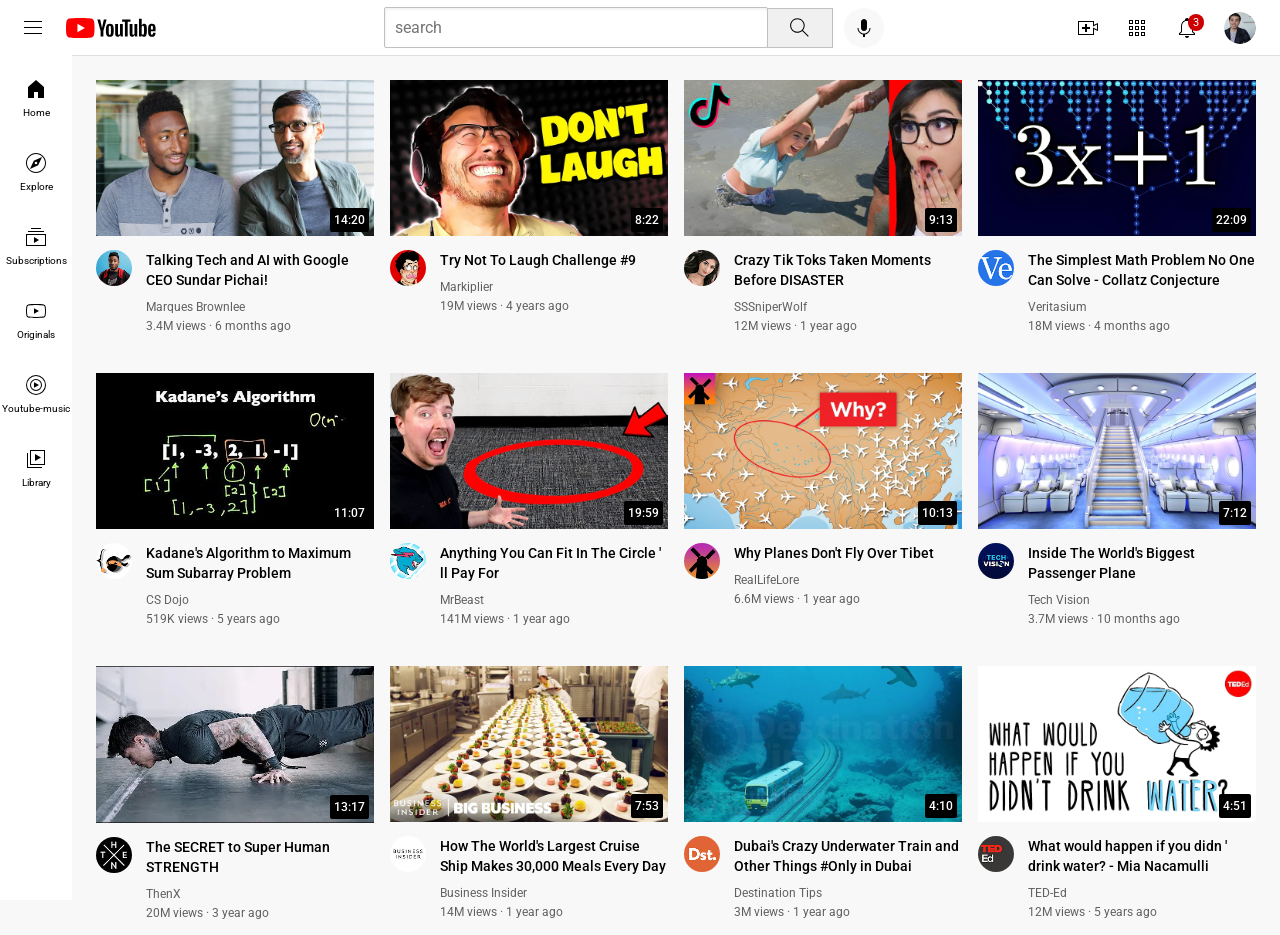
<file: html and css/index.html>
<!DOCTYPE html>
 <html>
  <head>
    <title>youtube.com clone</title>
    <link rel="preconnect" href="https://fonts.googleapis.com">
    <link rel="preconnect" href="https://fonts.gstatic.com" crossorigin>
    <link href="https://fonts.googleapis.com/css2?family=Roboto:ital,wght@0,100..900;1,100..900&display=swap" rel="stylesheet">

    <link rel="stylesheet" href="styles/general.css">
    <link rel="stylesheet" href="styles/video.css">
    <link rel="stylesheet" href="styles/header.css">
    <link rel="stylesheet" href="styles/sidebar.css"> 
  </head>
  <body>
    <div class="header">
      <div class="left-section">
        <img class="hamburger-menu" src="icon/hamburger-menu.svg">
        <img class="youtube-logo" src="icon/youtube-logo.svg">
      </div>
      <div class="middle-section">
        <input class="search-bar" type="text" placeholder="search">
        <button class="search-button">
          <img class="search-icon" src="icon/search.svg">
          <div class="tooltip">Search</div>
        </button>
        <button class="voice-search-button">
          <img class="voice-search-icon" src="icon/voice-search-icon.svg">
          <div class="tooltip">Search with your voice</div>
        </button>
      </div>
      <div class="right-section">
        <div class="upload-icon-button">
          <img class="upload-icon" src="icon/upload.svg">
          <div class="tooltip">create</div>
        </div>
        <div class="youtube-apps-button">
          <img class="youtube-apps-icon" src="icon/youtube-apps.svg">
          <div class="tooltip">youtube apps</div>
        </div>
        
        
        <div class="notification-icon-container">
          <img class="notification-icon" src="icon/notifications.svg">
          <div class="notification-counter">3</div>
          <div class="tooltip">Notification</div>
        </div>       
        <img class="current-user-picture" src="channel-profile/my-channel.jpeg">
      </div>     
    </div>   

    <div class="sidebar">
      <div class="sidebar-link">
        <img src="sidebar-icon/home.svg">
        <div>Home</div>
      </div>
      <div class="sidebar-link">
        <img src="sidebar-icon/explore.svg">
        <div>Explore</div>
      </div>
      <div class="sidebar-link">
        <img src="sidebar-icon/subscriptions.svg">
        <div>Subscriptions</div>
      </div>
      <div class="sidebar-link">
        <img src="sidebar-icon/originals.svg">
        <div>Originals</div>
      </div>
      <div class="sidebar-link">
        <img src="sidebar-icon/youtube-music.svg">
        <div>Youtube-music</div>
      </div>
      <div class="sidebar-link">
        <img src="sidebar-icon/library.svg">
        <div>Library</div>
      </div>
    </div>

    <div class="video-grid">
       <div class="video-preview">
        <div class="thumbnail-row">
          <a href="https://www.youtube.com/watch?v=n2RNcPRtAiY"><img class="thumbnail" src="thumbnail/thumbnail-1.webp"></a>         
          <div class="video-time">14:20</div>
        </div>
        <div class="video-info-grid"> 
          <div class="channel-picture">
            <a href="https://www.youtube.com/c/mkbhd"><img class="profile-picture" src="channel-profile/channel-1.jpeg"></a>
            
          </div>
          <div class="video-info">
            <a href="https://www.youtube.com/watch?v=n2RNcPRtAiY"><p class="video-title">Talking Tech and AI with Google CEO Sundar Pichai!</p></a>
            
            <p class="video-author">Marques Brownlee</p>
            <p class="video-stats">3.4M views &#183; 6 months ago</p>
          </div>
        </div>
      </div>

      <div class="video-preview">
        <div class="thumbnail-row">
          <a href="https://www.youtube.com/watch?v=mP0RAo9SKZk"><img class="thumbnail" src="thumbnail/thumbnail-2.webp"></a>
          <div class="video-time">8:22</div>
        </div>
        <div class="video-info-grid">
          <div class="channel-picture">
            <a href="https://www.youtube.com/c/markiplier"><img class="profile-picture" src="channel-profile/channel-2.jpeg"></a>
            
          </div>
          <div class="video-info">
            <a href="https://www.youtube.com/watch?v=mP0RAo9SKZk"><p class="video-title">Try Not To Laugh Challenge #9</p></a>
            
            <p class="video-author">Markiplier</p>
            <p class="video-stats">19M views &#183; 4 years ago</p>
          </div>
        </div>
      </div>

      <div class="video-preview">
        <div class="thumbnail-row">
          <a href="https://www.youtube.com/watch?v=FgjPQQeTh1w"><img class="thumbnail" src="thumbnail/thumbnail-3.webp"></a>
          
          <div class="video-time">9:13</div>
        </div>
        <div class="video-info-grid"> 
          <div class="channel-picture">
            <a href="https://www.youtube.com/user/SSSniperWolf"><img class="profile-picture" src="channel-profile/channel-3.jpeg"></a>
            
          </div>
          <div class="video-info">
            <a href="https://www.youtube.com/watch?v=FgjPQQeTh1w"><p class="video-title">Crazy Tik Toks Taken Moments Before DISASTER</p></a>
            
            <p class="video-author">SSSniperWolf</p>
            <p class="video-stats">12M views &#183; 1 year ago</p>
          </div>
        </div>
      </div>

      <div class="video-preview">
        <div class="thumbnail-row">
          <a href="https://www.youtube.com/watch?v=094y1Z2wpJg"> <img class="thumbnail" src="thumbnail/thumbnail-4.webp"></a>
         
          <div class="video-time">22:09</div>
        </div>
        <div class="video-info-grid">
          <div class="channel-picture">
            <a href="https://www.youtube.com/c/veritasium"><img class="profile-picture" src="channel-profile/channel-4.jpeg"></a>
            
          </div>
          <div class="video-info">
            <a href="https://www.youtube.com/watch?v=094y1Z2wpJg"><p class="video-title">The Simplest Math Problem No One Can Solve - Collatz Conjecture</p></a>
            
            <p class="video-author">Veritasium</p>
            <p class="video-stats">18M views &#183; 4 months ago</p>
          </div>
        </div>
      </div>

      <div class="video-preview">
        <div class="thumbnail-row">
          <a href="https://www.youtube.com/watch?v=86CQq3pKSUw"><img class="thumbnail" src="thumbnail/thumbnail-5.webp"></a>
          
          <div class="video-time">11:07</div>
        </div>
        <div class="video-info-grid"> 
          <div class="channel-picture">
            <a href="https://www.youtube.com/c/CSDojo"><img class="profile-picture" src="channel-profile/channel-5.jpeg"></a>
            
          </div>
          <div class="video-info">
            <a href="https://www.youtube.com/watch?v=86CQq3pKSUw"><p class="video-title">Kadane's Algorithm to Maximum Sum Subarray Problem</p></a>
            
            <p class="video-author">CS Dojo</p>
            <p class="video-stats">519K views &#183; 5 years ago</p>
          </div>
        </div>
      </div>

      <div class="video-preview">
        <div class="thumbnail-row">
          <a href="https://www.youtube.com/watch?v=yXWw0_UfSFg"><img class="thumbnail" src="thumbnail/thumbnail-6.webp"></a>
          
          <div class="video-time">19:59</div>
        </div>
        <div class="video-info-grid">
          <div class="channel-picture">
            <a href="https://www.youtube.com/channel/UCX6OQ3DkcsbYNE6H8uQQuVA"><img class="profile-picture" src="channel-profile/channel-6.jpeg"></a>
            
          </div>
          <div class="video-info">
            <a href="https://www.youtube.com/watch?v=yXWw0_UfSFg"><p class="video-title">Anything You Can Fit In The Circle &#39; ll Pay For</p></a>
            
            <p class="video-author">MrBeast</p>
            <p class="video-stats">141M views &#183; 1 year ago</p>
          </div>
        </div>
      </div>

      <div class="video-preview">
        <div class="thumbnail-row">
          <a href="https://www.youtube.com/watch?v=fNVa1qMbF9Y"><img class="thumbnail" src="thumbnail/thumbnail-7.webp"></a>
          
          <div class="video-time">10:13</div>
        </div>
        <div class="video-info-grid"> 
          <div class="channel-picture">
            <a href="https://www.youtube.com/channel/UCP5tjEmvPItGyLhmjdwP7Ww"><img class="profile-picture" src="channel-profile/channel-7.jpeg"></a>
            
          </div>
          <div class="video-info">
            <a href="https://www.youtube.com/watch?v=fNVa1qMbF9Y"><p class="video-title">Why Planes Don't Fly Over Tibet</p></a>
            
            <p class="video-author">RealLifeLore</p>
            <p class="video-stats">6.6M views &#183; 1 year ago</p>
          </div>
        </div>
      </div>

      <div class="video-preview">
        <div class="thumbnail-row">
          <a href="https://www.youtube.com/watch?v=lFm4EM1juls"><img class="thumbnail" src="thumbnail/thumbnail-8.webp"></a>
          
          <div class="video-time">7:12</div>
        </div>
        <div class="video-info-grid">
          <div class="channel-picture">
            <a href="https://www.youtube.com/channel/UCHAK6CyegY22Zj2GWrcaIxg"><img class="profile-picture" src="channel-profile/channel-8.jpeg"></a>
            
          </div>
          <div class="video-info">
            <a href="https://www.youtube.com/watch?v=lFm4EM1juls"><p class="video-title">Inside The World's Biggest Passenger Plane</p></a>
            
            <p class="video-author">Tech Vision</p>
            <p class="video-stats">3.7M views &#183; 10 months ago </p>
          </div>
        </div>
      </div>

      <div class="video-preview">
        <div class="thumbnail-row">
          <a href="https://www.youtube.com/watch?v=ixmxOlcrlUc"><img class="thumbnail" src="thumbnail/thumbnail-9.webp"></a>
          
          <div class="video-time">13:17</div>
        </div>
        <div class="video-info-grid"> 
          <div class="channel-picture">
            <a href="https://www.youtube.com/c/OFFICIALTHENXSTUDIOS"><img class="profile-picture" src="channel-profile/channel-9.jpeg"></a>
            
          </div>
          <div class="video-info">
            <a href="https://www.youtube.com/watch?v=ixmxOlcrlUc"><p class="video-title">The SECRET to Super Human STRENGTH</p></a>
            
            <p class="video-author">ThenX</p>
            <p class="video-stats">20M views &#183; 3 year ago</p>
          </div>
        </div>
      </div>

      <div class="video-preview">
        <div class="thumbnail-row">
          <a href="https://www.youtube.com/watch?v=R2vXbFp5C9o"><img class="thumbnail" src="thumbnail/thumbnail-10.webp"></a>
          
          <div class="video-time">7:53</div>
        </div>
        <div class="video-info-grid">
          <div class="channel-picture">
            <a href="https://www.youtube.com/user/businessinsider"><img class="profile-picture" src="channel-profile/channel-10.jpeg"></a>
            
          </div>
          <div class="video-info">
            <a href="https://www.youtube.com/watch?v=R2vXbFp5C9o"><p class="video-title">How The World's Largest Cruise Ship Makes 30,000 Meals Every Day</p></a>
            
            <p class="video-author">Business Insider</p>
            <p class="video-stats">14M views &#183; 1 year ago</p>
          </div>
        </div>
      </div>

      <div class="video-preview">
        <div class="thumbnail-row">
          <a href="https://www.youtube.com/watch?v=0nZuYyXET3s"><img class="thumbnail" src="thumbnail/thumbnail-11.webp"></a>
          
          <div class="video-time">4:10</div>
        </div>
        <div class="video-info-grid"> 
          <div class="channel-picture">
            <a href="https://www.youtube.com/c/Destinationtips"><img class="profile-picture" src="channel-profile/channel-11.jpeg"></a>
            
          </div>
          <div class="video-info">
            <a href="https://www.youtube.com/watch?v=0nZuYyXET3s"><p class="video-title">Dubai's Crazy Underwater Train and Other Things #Only in Dubai</p></a>
            
            <p class="video-author">Destination Tips</p>
            <p class="video-stats">3M views &#183; 1 year ago</p>
          </div>
        </div>
      </div>

      <div class="video-preview">
        <div class="thumbnail-row">
          <a href="https://www.youtube.com/watch?v=9iMGFqMmUFs"><img class="thumbnail" src="thumbnail/thumbnail-12.webp"></a>
          
          <div class="video-time">4:51</div>
        </div>
        <div class="video-info-grid">
          <div class="channel-picture">
            <a href="https://www.youtube.com/teded"><img class="profile-picture" src="channel-profile/channel-12.jpeg"></a>
            
          </div>
          <div class="video-info">
            <a href="https://www.youtube.com/watch?v=9iMGFqMmUFs"><p class="video-title">What would happen if you didn &#39; drink water? - Mia Nacamulli</p></a>
            
            <p class="video-author">TED-Ed</p>
            <p class="video-stats">12M views &#183; 5 years ago</p>
          </div>
        </div>
      </div>  

    </div>
  </body>
 </html>
</file>
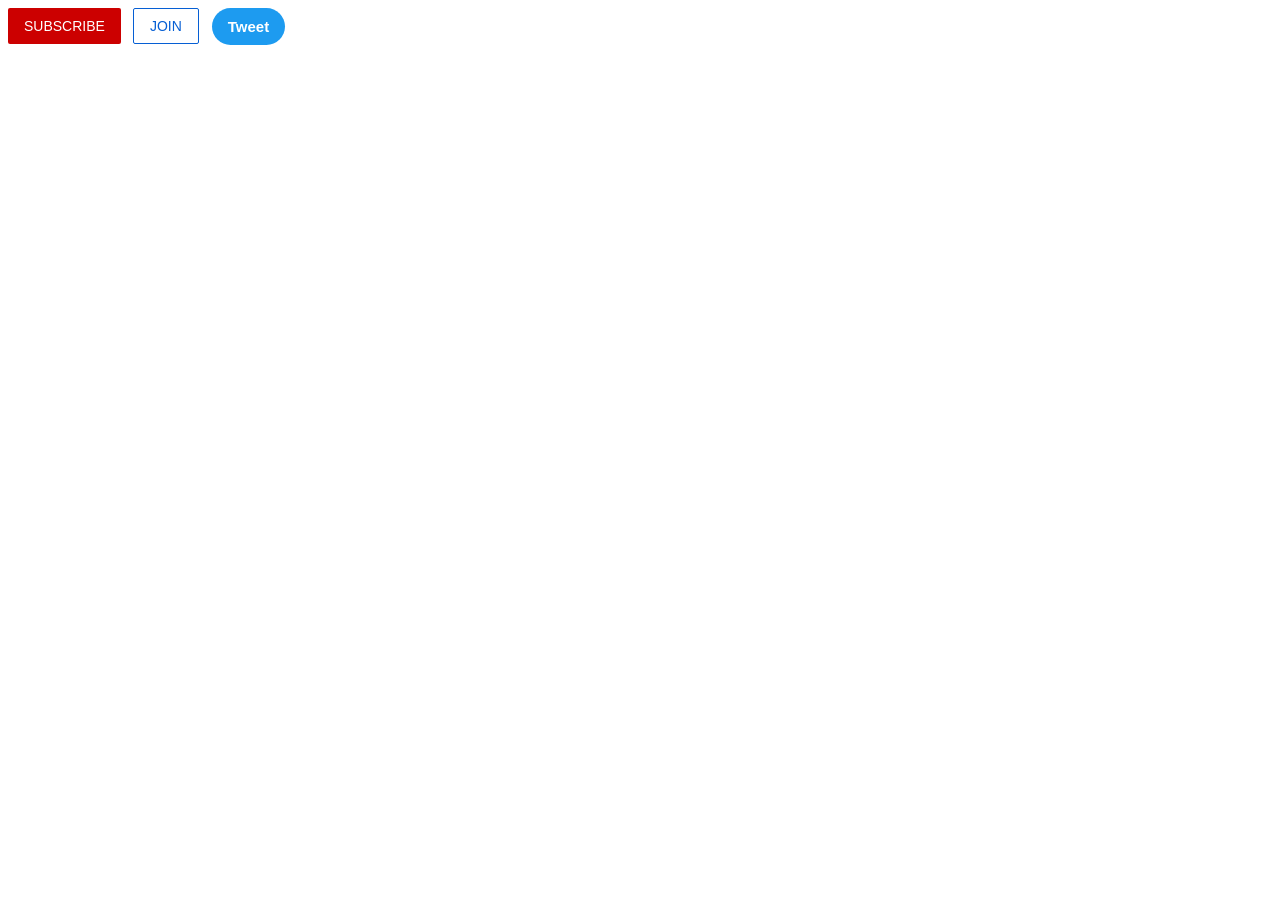
<file: html and css/intro-to-html/buttons.html>
<!DOCTYPE html>
<html>
  <head>
    <title>
      button
    </title>
    <link rel="stylesheet" href="styles/button.css">
  </head>
  <body>
    <button class="subscribe-button">
      SUBSCRIBE
    </button>

    <button class="join-button">
      JOIN
    </button>

    <button class="tweet-button">
      Tweet
    </button>
</body>
  
</html>
</file>
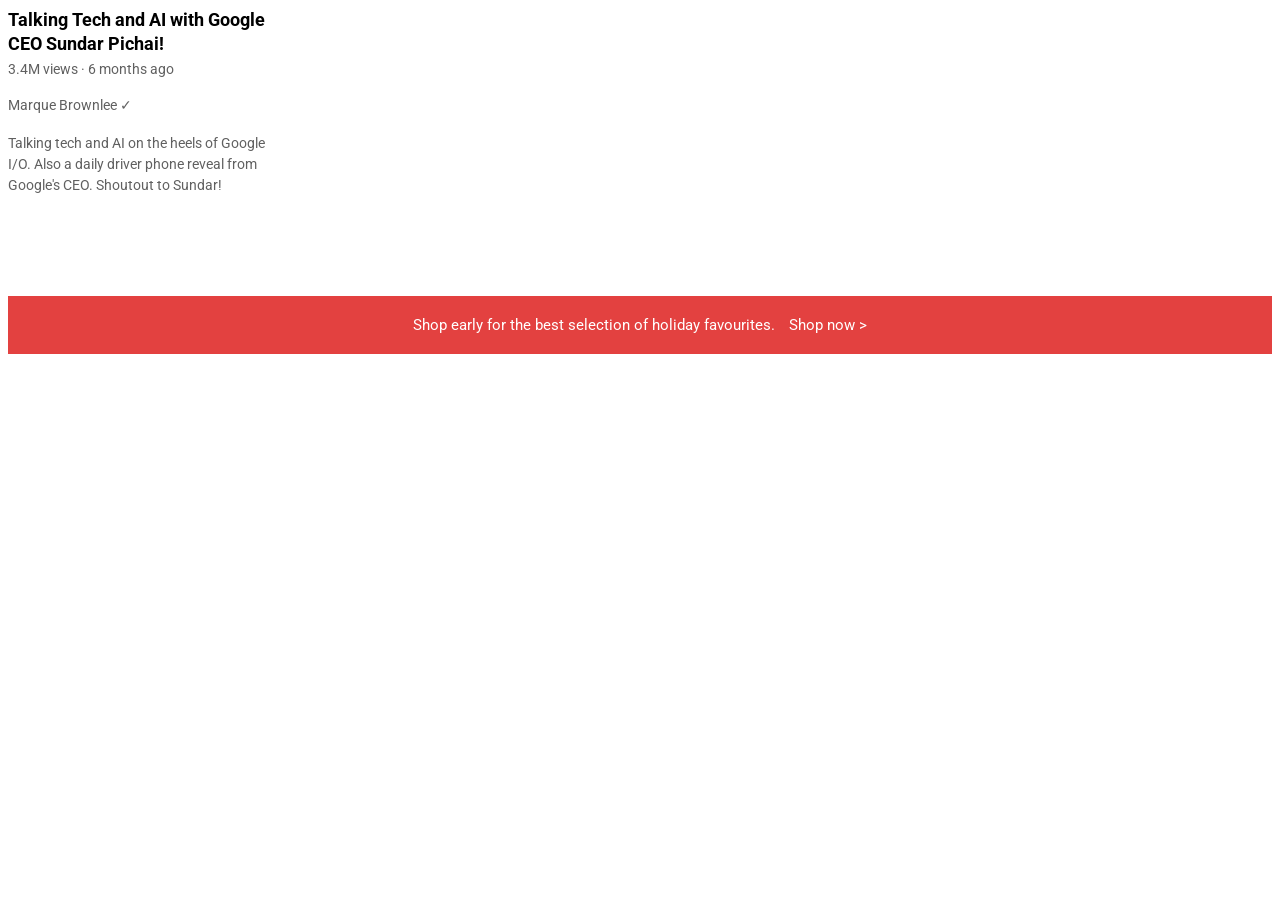
<file: html and css/intro-to-html/text.html>
<!DOCTYPE html>
<head>
  <title>TEXT</title>
  <link rel="stylesheet" href="text.css">

  <link rel="preconnect" href="https://fonts.googleapis.com">
  <link rel="preconnect" href="https://fonts.gstatic.com" crossorigin>
  <link href="https://fonts.googleapis.com/css2?family=Roboto:ital,wght@0,100..900;1,100..900&display=swap" rel="stylesheet">

</head>
<body>
  <p class="text-paragraph">
  Talking Tech and AI with Google CEO Sundar Pichai!
  </p>

  <p class="video-stats">
    3.4M views &#183; 6 months ago
  </p>

  <p class="video-check">
    Marque Brownlee &#10003;
  </p>

  <p class="video-subtitles">
    Talking tech and AI on the heels of Google I/O. Also a daily driver phone reveal from Google's CEO. Shoutout to Sundar!
  </p>

  <p class="video-last">
    Shop early for the best selection of holiday favourites. <span class="example">Shop now &#62;</span>
  </p>
</body>
</file>
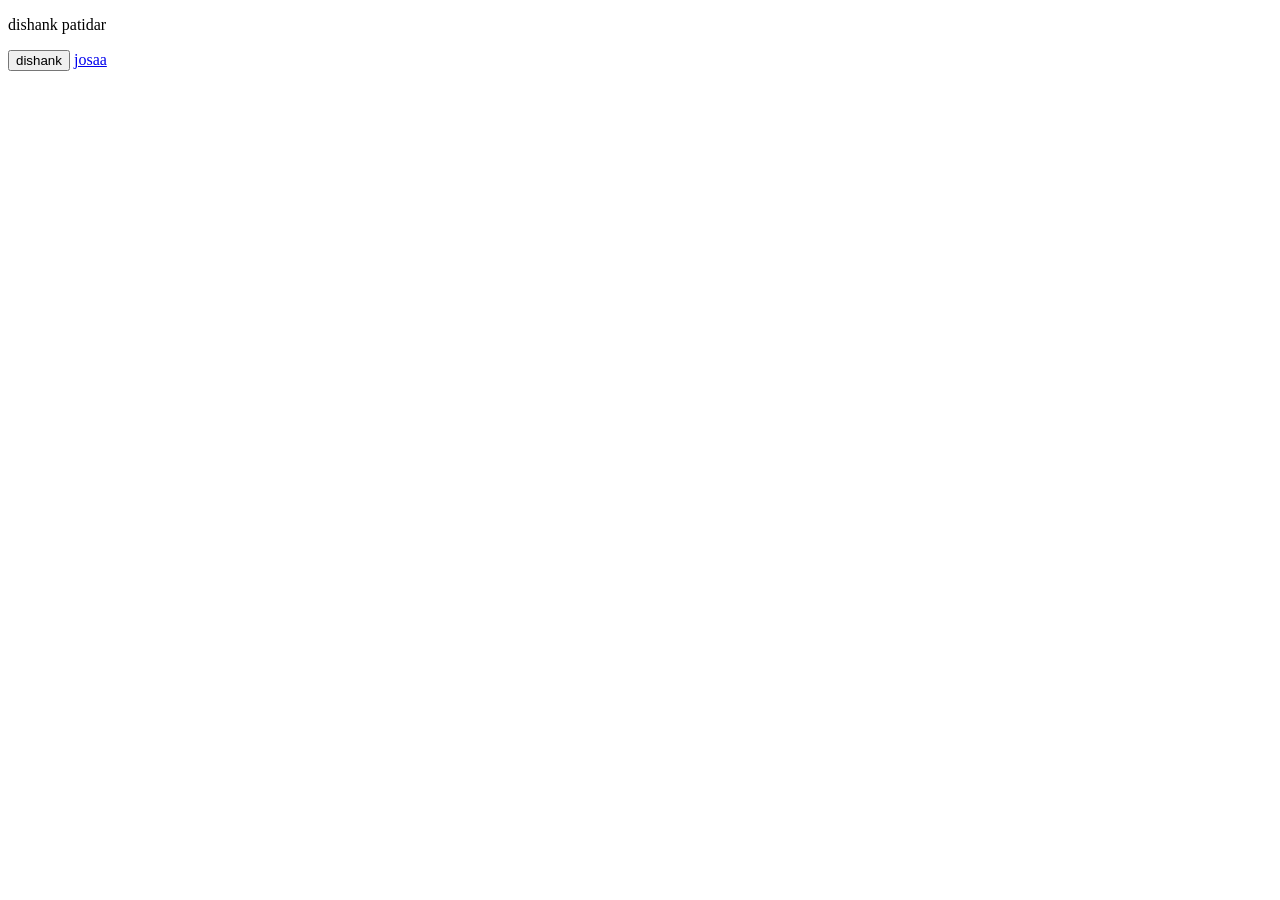
<file: html and css/intro-to-html/website.html>
<!DOCTYPE html>


<html>


  <head>

    <title>
      first website
    </title>

  </head>


  <body>

    <p>
      dishank patidar
    </p>

    <button>
      dishank
    </button>

    <a href="https://josaa.nic.in/">
      josaa
    </a>

  </body>


</html>
</file>
<file: html and css/styles/general.css>
p{
  font-family:Roboto,arial;
  margin-top: 0px;
  margin-bottom: 0px;
  }
 body{
  margin:0px;
  padding:80px 24px 15px 96px;
  background-color:rgb(248, 248, 248);
  
}
a{
  text-decoration: none;
  color:black;
}
</file>
<file: html and css/styles/video.css>
.thumbnail{
   width:100%;
  } 
 .thumbnail-row{
    margin-bottom:10px;
    position:relative;
     }
 .video-title{
        
   font-size:14px;
   font-weight:500;
   line-height:20px;
  margin-bottom:10px;
    }
     
.channel-picture{
   vertical-align: top;
    }

 .profile-picture{
    width:36px;
    border-radius:50px;
      }
.video-author{
       
   font-size: 12px;
   color:rgb(96,96,96);
   margin-bottom: 5px;
      }
.video-stats{
        
   font-size: 12px;
   color:rgb(96, 96, 96);
      }
.video-info-grid{
   display:grid;
  grid-template-columns: 50px 1fr;
      }
.video-grid{
   display:grid;
   column-gap: 16px;
   row-gap:40px;
      } 

@media(max-width:750px){
   .video-grid{
      grid-template-columns: 1fr 1fr;
   }
}
@media(min-width:751px) and (max-width:999px){
   .video-grid{grid-template-columns: 1fr 1fr 1fr;}
}
   
   
@media(min-width:1000px){
   .video-grid{
      grid-template-columns: 1fr 1fr 1fr 1fr;
   }
}

.video-time{
   font-family:roboto,arial;
   font-size:12px;
   font-weight:500;
   padding-left:4px;
   padding-right:4px;
   padding-top:5px;
   padding-bottom:5px;
   border-radius: 2px;
   position:absolute;
   background-color:black;
   color:white;
   bottom:8px;
   right:5px;
}
</file>
<file: html and css/styles/header.css>
.header{
  background-color: white;
  height:55px;
  display:flex;
  flex-direction: row;
  justify-content: space-between;
  position:fixed;
  top:0;
  right:0;
  left:0;
  border-bottom-width: 1px;
  border-bottom-style: solid;
  border-bottom-color:rgb(222, 222, 222) ;
  z-index:100;
  
}
.left-section{
 
  display:flex;
  align-items:center;

}
.hamburger-menu{
  height:24px;
  margin-left:21px;
  margin-right:21px;
}
.youtube-logo{
  height:20px;
}

.middle-section{
  
  flex:1;
  margin-left:70px;
  margin-right:35px;
  max-width: 500px;
  display:flex;
  align-items:center;
}

.search-bar{
  flex:1;
  height:36.5px;
  padding-left:10px;
  font-size:16px;
  border-width:1px;
  border-style:solid;
  border-color:rgb(192,192,192);
  border-radius:2px;
  box-shadow:inset 1px 2px 3px rgba(0,0,0,0.05);
  width:0;
  z-index:2;
}
.search-bar:focus{
  border-color:rgb(40, 121, 243);
  outline:none;
}
.search-bar::placeholder{
  font-family: Roboto,arial;
  font-size:16px;
}
.search-button{
  height:40px;
  width:66px;
  background-color: rgb(240,240,240);
  border-width: 1px;
 
  border-style:solid;
  border-color:rgb(192,192,192);
  margin-left:-1px;
  margin-right: 11px;
  
  
}
.search-button,.voice-search-button,.upload-icon-button,.youtube-apps-button,.notification-icon-container{
  position:relative;
  display:flex;
  justify-content: center;
  align-items:center;
}
.search-button .tooltip,.voice-search-button .tooltip,.upload-icon-button .tooltip,.youtube-apps-button .tooltip,.notification-icon-container .tooltip{
  position:absolute;
  background-color: gray;
  font-family:roboto,arial;
  color:white;
  font-size:12px;
  padding-top:7px;
  padding-bottom:7px;
  padding-left:6px;
  padding-right:6px;
  border-radius:2px;
  bottom:-50px;
  opacity:0;
  transition:opacity 0.15;
  pointer-events: none;
  white-space:nowrap;
 
 
}
.search-button:hover .tooltip,.voice-search-button:hover .tooltip,.upload-icon-button:hover .tooltip,.youtube-apps-button:hover .tooltip,.notification-icon-container:hover .tooltip{
  opacity:1;
}
.search-icon{
  height:25px;
 
}
.voice-search-button{
  height:40px;
  width:40px;
  border-radius: 20px;
  border:none;
  background-color: rgb(248, 248, 248);
}
.voice-search-icon{
  height: 24px;
  
}


.right-section{
  margin-right: 24px;
  width:180px;
  display: flex;
  align-items:center;
  justify-content: space-between;
  flex-shrink:0;
}
.upload-icon{
  height:24px;
}
.youtube-apps-icon{
  height:24px;
}
.notification-icon{
  height:24px;
}
.notification-icon-container{
  position:relative;
}
.notification-counter{
  position:absolute;
  top:-2px;
  right:-5px ;
  font-family: roboto,arial;
  font-size:11px;
  padding-bottom: 2px;
  padding-top: 2px;
  padding-left: 5px;
  padding-right: 5px;
  background-color:rgb(204, 0, 0);
  color:white;
  border-radius:12px;
 
}

.current-user-picture{
  height:32px;
  border-radius: 16px;
}
</file>
<file: html and css/styles/sidebar.css>
.sidebar{
  position:fixed;
  top:55px;
  bottom: 0;
  left:0;
  background-color:white;
  width:72px;
  z-index:200;
  padding-top:5px;

}
.sidebar-link{
  height:74px; 
  display:flex;
  justify-content: center;
  align-items:center;
  flex-direction:column;
  cursor:pointer;
}
.sidebar-link:hover{
  background-color:rgb(239, 237, 237);
}
.sidebar-link img{
  height: 24px;
  margin-bottom: 6px;
}
.sidebar-link div{
  font-family:Roboto,arial;
  
  font-size: 10px;
}
</file>
<file: html and css/intro-to-html/styles/button.css>
.subscribe-button{
        background-color:rgb(204, 0, 0);
        color:white;
        padding-top:10px;
        padding-bottom:10px;
        padding-left:16px;
        padding-right:16px;
        border:none;
        border-radius:2px;
        cursor:pointer;
        transition:opacity 0.15s;
        font-size:14px;
        margin-right:8px;
        vertical-align:top;
      }

      .subscribe-button:hover{
        opacity:0.8;
      }

      .subscribe-button:active{
        opacity:0.4;
      }

      .join-button{
        background-color:white;
        color:rgb(6, 95, 212);
        padding-top:9px;
        padding-bottom:9px;
        padding-left:16px;
        padding-right:16px;
        border-radius:2px;
        border-color:rgb(6, 95, 212);
        border-style:solid;
        border-width:1px;
        cursor:pointer;
        margin-right:9px;
        transition:background-color 0.2s, color 0.2s;
        font-size:14px;
        
      }

      .join-button:hover{
        background-color:rgb(6, 95, 212);
        color:white;
      }

      .join-button:active{
        opacity:0.7;
      }

      .tweet-button{
        background-color:rgb(29, 155, 240);
        color:white;
        padding-top:10px;
        padding-bottom:10px;
        padding-left:16px;
        padding-right:16px;
        border:none;
        border-radius:50px;
        cursor:pointer;
        font-weight:bold;
        font-size:15px;
        transition:box-shadow 0.15s;
        vertical-align:top;
      }

      .tweet-button:hover{
        box-shadow:0px 4px 6px rgba(0,0,0,0.2);
      }

      .tweet-button:active{
        opacity:0.7;
      }
</file>
<file: html and css/intro-to-html/text.css>
p{
      font-family:"Roboto";
      font-weight:400;
      margin-top:0px;
      margin-bottom:0px;
    }

    .text-paragraph{
      font-weight:bold;
      font-size:18px;
      width:280px;
      line-height:24px;
      margin-bottom:5px;
    }
    
    .video-stats{
      font-size:14px;
      color:rgb(96, 96, 96);
      margin-bottom:20px;
    }

    .video-check{
      color:rgb(96, 96, 96);
      font-size:14px;
      margin-bottom:20px;
    }

    .video-subtitles{
      font-size:14px;
      color:rgb(96, 96, 96);
      width:270px;
      line-height:21px;
      margin-bottom:100px;
    }
      
    .video-last{
      margin-bottom:50px; 
      font-size:15px;
      background-color:rgb(227, 65, 64);
      color:white;
      text-align:center;
      padding-top:20px;
      padding-bottom:20px;
    }

    .example{
      margin-left:10px;
    }

    .example:hover{
      text-decoration:underline;
      cursor:pointer;
    }
</file>
